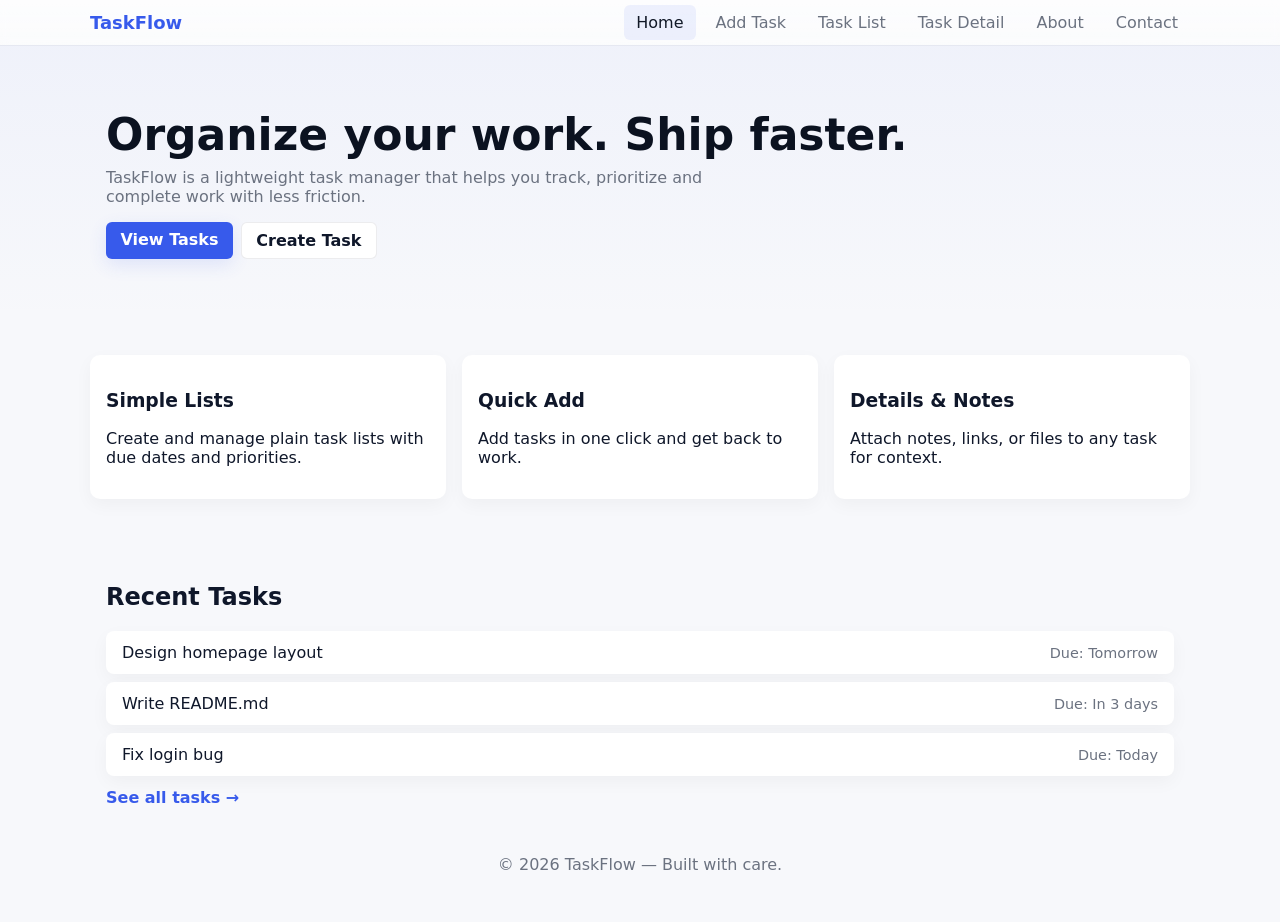
<file: index.html>
<!doctype html>
<html lang="en">

<head>
    <meta charset="utf-8" />
    <meta name="viewport" content="width=device-width,initial-scale=1" />
    <title>TaskFlow</title>
    <link rel="stylesheet" href="styles.css" />
</head>

<body>
    <header class="site-header">
        <nav class="navbar container">
            <a class="brand" href="index.html">TaskFlow</a>
            <ul class="nav">
                <li><a class="active" href="index.html">Home</a></li>
                <li><a href="add-task.html">Add Task</a></li>
                <li><a href="task-list.html">Task List</a></li>
                <li><a href="task-detail.html">Task Detail</a></li>
                <li><a href="about.html">About</a></li>
                <li><a href="contact.html">Contact</a></li>
            </ul>
        </nav>
    </header>

    <main>
        <section class="home-hero">
            <div class="container">
                <h1 class="home-title">Organize your work. Ship faster.</h1>
                <p class="home-lead">TaskFlow is a lightweight task manager that helps you track, prioritize and complete work with less friction.</p>
                <div class="home-cta">
                    <a class="btn primary" href="task-list.html">View Tasks</a>
                    <a class="btn" href="add-task.html">Create Task</a>
                </div>
            </div>
        </section>

        <section class="home-features">
            <div class="container features">
                <div class="feature">
                    <h3>Simple Lists</h3>
                    <p>Create and manage plain task lists with due dates and priorities.</p>
                </div>
                <div class="feature">
                    <h3>Quick Add</h3>
                    <p>Add tasks in one click and get back to work.</p>
                </div>
                <div class="feature">
                    <h3>Details & Notes</h3>
                    <p>Attach notes, links, or files to any task for context.</p>
                </div>
            </div>
        </section>

        <section class="home-preview">
            <div class="container">
                <h2>Recent Tasks</h2>
                <ul class="task-preview-list">
                    <li class="task-preview-item">Design homepage layout <span class="meta">Due: Tomorrow</span></li>
                    <li class="task-preview-item">Write README.md <span class="meta">Due: In 3 days</span></li>
                    <li class="task-preview-item">Fix login bug <span class="meta">Due: Today</span></li>
                </ul>
                <a class="view-all" href="task-list.html">See all tasks →</a>
            </div>
        </section>
    </main>

    <footer class="site-footer">
        <div class="container">
            <p>© <span id="year">2026</span> TaskFlow — Built with care.</p>
        </div>
    </footer>

    <script>
        document.getElementById('year').textContent = new Date().getFullYear();
    </script>
</body>

</html>
</file>
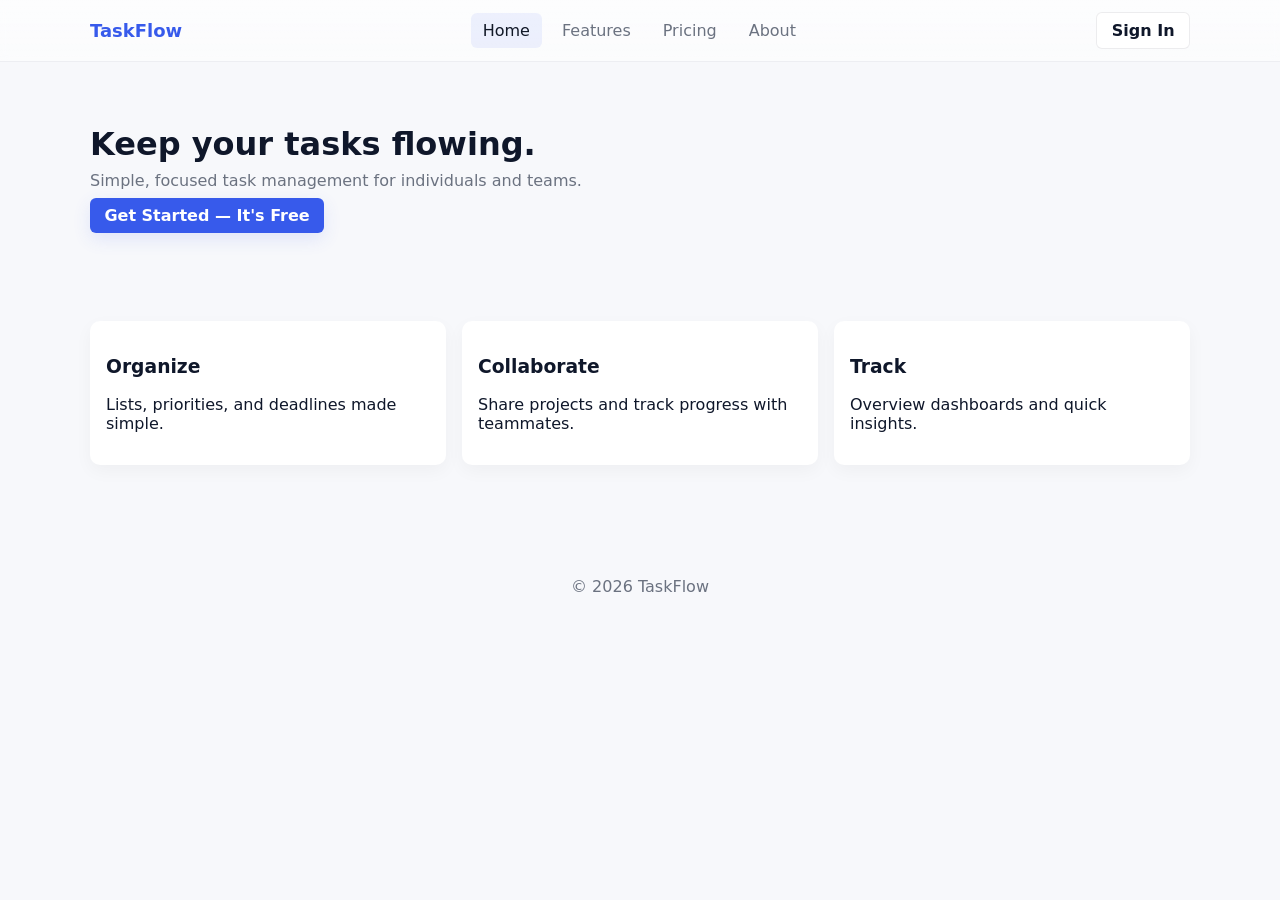
<file: src/index.html>
<!doctype html>
<html lang="en">

<head>
    <meta charset="utf-8" />
    <meta name="viewport" content="width=device-width,initial-scale=1" />
    <title>TaskFlow — Simple task management</title>
    <link rel="stylesheet" href="../styles.css" />
</head>

<body>
    <header class="site-header">
        <nav class="navbar container">
            <a class="brand" href="#">TaskFlow</a>
            <ul class="nav">
                <li><a href="#" class="active">Home</a></li>
                <li><a href="#features">Features</a></li>
                <li><a href="#pricing">Pricing</a></li>
                <li><a href="#about">About</a></li>
            </ul>
            <a class="btn" href="#">Sign In</a>
        </nav>
    </header>

    <main class="container hero">
        <h1>Keep your tasks flowing.</h1>
        <p>Simple, focused task management for individuals and teams.</p>
        <a class="btn primary" href="#">Get Started — It's Free</a>
    </main>

    <section id="features" class="features container">
        <div class="feature">
            <h3>Organize</h3>
            <p>Lists, priorities, and deadlines made simple.</p>
        </div>
        <div class="feature">
            <h3>Collaborate</h3>
            <p>Share projects and track progress with teammates.</p>
        </div>
        <div class="feature">
            <h3>Track</h3>
            <p>Overview dashboards and quick insights.</p>
        </div>
    </section>

    <footer class="site-footer">
        <div class="container">
            <p>&copy; 2026 TaskFlow</p>
        </div>
    </footer>
</body>

</html>
</file>
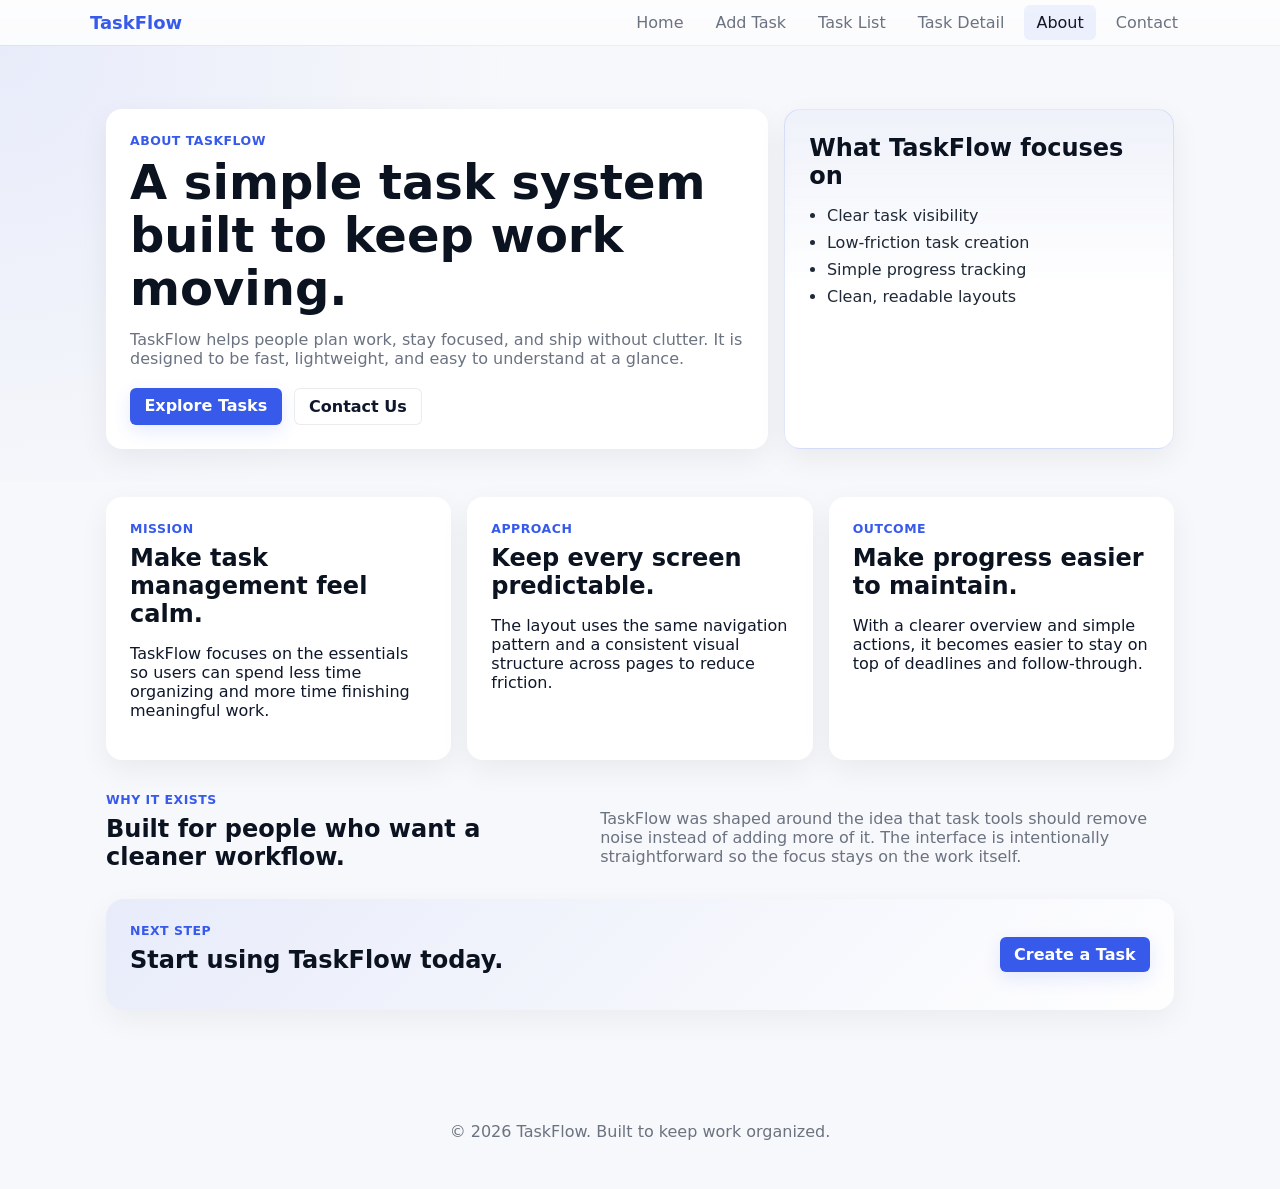
<file: about.html>
<!doctype html>
<html lang="en">

<head>
    <meta charset="utf-8" />
    <meta name="viewport" content="width=device-width,initial-scale=1" />
    <title>TaskFlow - About</title>
    <link rel="stylesheet" href="styles.css" />
</head>

<body id="about-page" class="page-about">
    <header class="site-header">
        <nav class="navbar container">
            <a class="brand" href="index.html">TaskFlow</a>
            <ul class="nav">
                <li><a href="index.html">Home</a></li>
                <li><a href="add-task.html">Add Task</a></li>
                <li><a href="task-list.html">Task List</a></li>
                <li><a href="task-detail.html">Task Detail</a></li>
                <li><a class="active" href="about.html">About</a></li>
                <li><a href="contact.html">Contact</a></li>
            </ul>
        </nav>
    </header>

    <main class="about-main">
        <section class="about-hero">
            <div class="container about-shell">
                <div class="about-copy">
                    <p class="about-kicker">About TaskFlow</p>
                    <h1 class="about-title">A simple task system built to keep work moving.</h1>
                    <p class="about-lead">TaskFlow helps people plan work, stay focused, and ship without clutter. It is
                        designed to be fast, lightweight, and easy to understand at a glance.</p>
                    <div class="about-actions">
                        <a class="btn primary" href="task-list.html">Explore Tasks</a>
                        <a class="btn" href="contact.html">Contact Us</a>
                    </div>
                </div>
                <aside class="about-card about-card--highlight" aria-label="TaskFlow highlights">
                    <h2 class="about-card-title">What TaskFlow focuses on</h2>
                    <ul class="about-list">
                        <li>Clear task visibility</li>
                        <li>Low-friction task creation</li>
                        <li>Simple progress tracking</li>
                        <li>Clean, readable layouts</li>
                    </ul>
                </aside>
            </div>
        </section>

        <section class="about-section">
            <div class="container about-grid">
                <article class="about-card">
                    <p class="about-section-label">Mission</p>
                    <h2>Make task management feel calm.</h2>
                    <p>TaskFlow focuses on the essentials so users can spend less time organizing and more time
                        finishing meaningful work.</p>
                </article>
                <article class="about-card">
                    <p class="about-section-label">Approach</p>
                    <h2>Keep every screen predictable.</h2>
                    <p>The layout uses the same navigation pattern and a consistent visual structure across pages to
                        reduce friction.</p>
                </article>
                <article class="about-card">
                    <p class="about-section-label">Outcome</p>
                    <h2>Make progress easier to maintain.</h2>
                    <p>With a clearer overview and simple actions, it becomes easier to stay on top of deadlines and
                        follow-through.</p>
                </article>
            </div>
        </section>

        <section class="about-section about-section--alt">
            <div class="container about-story">
                <div>
                    <p class="about-section-label">Why it exists</p>
                    <h2>Built for people who want a cleaner workflow.</h2>
                </div>
                <p class="about-story-text">TaskFlow was shaped around the idea that task tools should remove noise
                    instead of adding more of it. The interface is intentionally straightforward so the focus stays on
                    the work itself.</p>
            </div>
        </section>

        <section class="about-section">
            <div class="container">
                <div class="about-banner">
                    <div>
                        <p class="about-section-label">Next step</p>
                        <h2>Start using TaskFlow today.</h2>
                    </div>
                    <a class="btn primary" href="add-task.html">Create a Task</a>
                </div>
            </div>
        </section>
    </main>

    <footer class="site-footer about-footer">
        <div class="container">
            <p>© 2026 TaskFlow. Built to keep work organized.</p>
        </div>
    </footer>
</body>

</html>
</file>
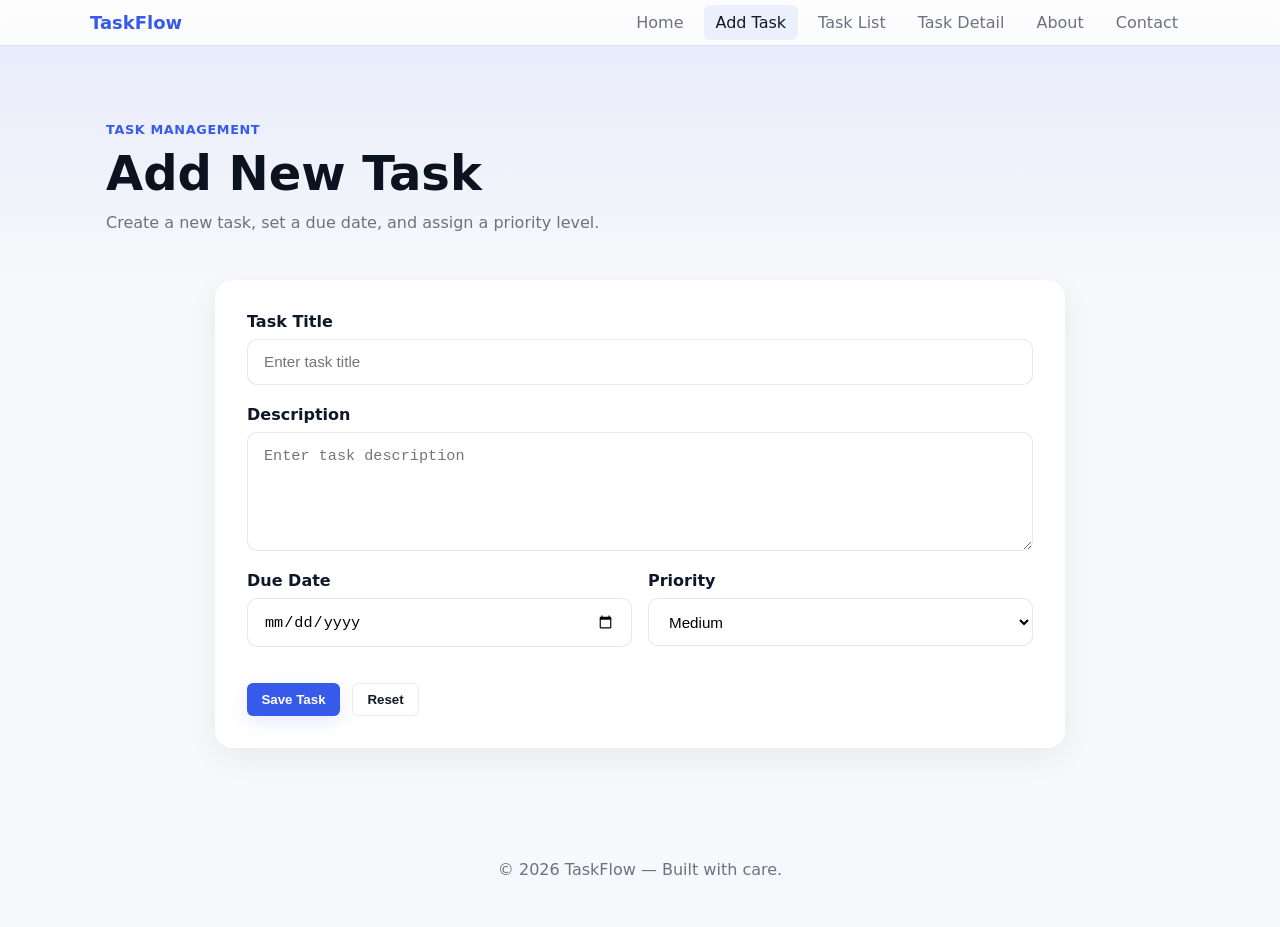
<file: add-task.html>
<!doctype html>
<html lang="en">

<head>
    <meta charset="utf-8" />
    <meta name="viewport" content="width=device-width, initial-scale=1" />
    <title>Add Task - TaskFlow</title>
    <link rel="stylesheet" href="styles.css" />
</head>

<body class="add-task-page">

    <header class="site-header">
        <nav class="navbar container">
            <a class="brand" href="index.html">TaskFlow</a>

            <ul class="nav">
                <li><a href="index.html">Home</a></li>
                <li><a class="active" href="add-task.html">Add Task</a></li>
                <li><a href="task-list.html">Task List</a></li>
                <li><a href="task-detail.html">Task Detail</a></li>
                <li><a href="about.html">About</a></li>
                <li><a href="contact.html">Contact</a></li>
            </ul>
        </nav>
    </header>

    <main>
        <section class="add-task-hero">
            <div class="container">
                <p class="page-label">Task Management</p>
                <h1>Add New Task</h1>
                <p class="page-description">
                    Create a new task, set a due date, and assign a priority level.
                </p>
            </div>
        </section>

        <section class="add-task-section">
            <div class="container">

                <form class="task-form">

                    <div class="form-group">
                        <label for="title">Task Title</label>
                        <input
                            type="text"
                            id="title"
                            name="title"
                            placeholder="Enter task title"
                            required>
                    </div>

                    <div class="form-group">
                        <label for="description">Description</label>
                        <textarea
                            id="description"
                            name="description"
                            rows="5"
                            placeholder="Enter task description"></textarea>
                    </div>

                    <div class="form-row">

                        <div class="form-group">
                            <label for="dueDate">Due Date</label>
                            <input
                                type="date"
                                id="dueDate"
                                name="dueDate"
                                required>
                        </div>

                        <div class="form-group">
                            <label for="priority">Priority</label>
                            <select id="priority" name="priority">
                                <option value="high">High</option>
                                <option value="medium" selected>Medium</option>
                                <option value="low">Low</option>
                            </select>
                        </div>

                    </div>

                    <div class="form-actions">
                        <button type="submit" class="btn primary">
                            Save Task
                        </button>

                        <button type="reset" class="btn">
                            Reset
                        </button>
                    </div>

                </form>

            </div>
        </section>
    </main>

    <footer class="site-footer">
        <div class="container">
            <p>© <span id="year">2026</span> TaskFlow — Built with care.</p>
        </div>
    </footer>

    <script>
        document.getElementById("year").textContent =
            new Date().getFullYear();
    </script>

</body>

</html>
</file>
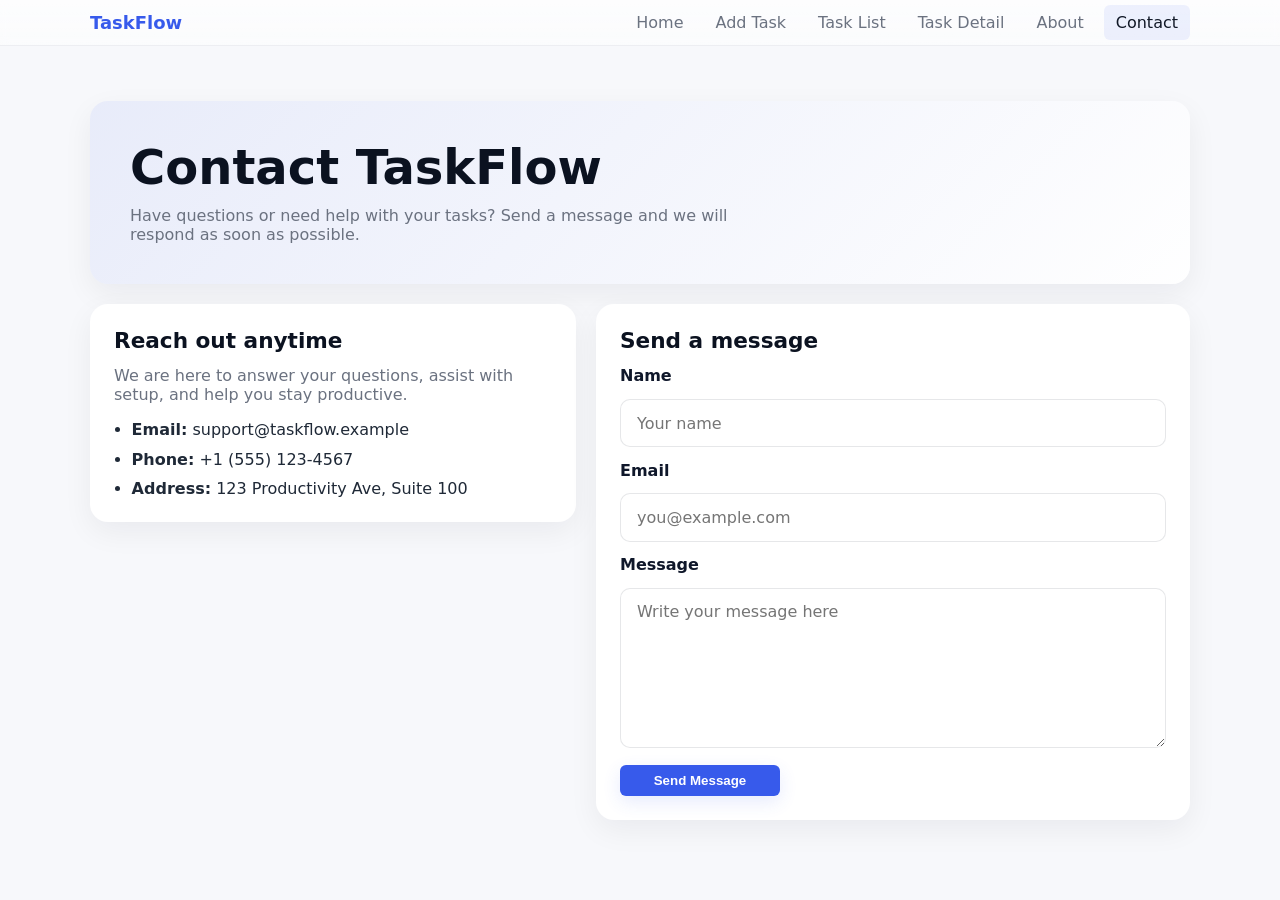
<file: contact.html>
<!doctype html>
<html lang="en">

<head>
    <meta charset="utf-8" />
    <meta name="viewport" content="width=device-width,initial-scale=1" />
    <title>TaskFlow - Contact</title>
    <link rel="stylesheet" href="styles.css" />
</head>

<body>
    <header class="site-header">
        <nav class="navbar container">
            <a class="brand" href="index.html">TaskFlow</a>
            <ul class="nav">
                <li><a href="index.html">Home</a></li>
                <li><a href="add-task.html">Add Task</a></li>
                <li><a href="task-list.html">Task List</a></li>
                <li><a href="task-detail.html">Task Detail</a></li>
                <li><a href="about.html">About</a></li>
                <li><a class="active" href="contact.html">Contact</a></li>
            </ul>
        </nav>
    </header>

    <main class="container contact-page">
        <section class="contact-hero">
            <h1>Contact TaskFlow</h1>
            <p>Have questions or need help with your tasks? Send a message and we will respond as soon as possible.</p>
        </section>

        <section class="contact-grid">
            <div class="contact-card">
                <h2>Reach out anytime</h2>
                <p>We are here to answer your questions, assist with setup, and help you stay productive.</p>
                <ul>
                    <li><strong>Email:</strong> support@taskflow.example</li>
                    <li><strong>Phone:</strong> +1 (555) 123-4567</li>
                    <li><strong>Address:</strong> 123 Productivity Ave, Suite 100</li>
                </ul>
            </div>

            <div class="contact-form">
                <h2>Send a message</h2>
                <form>
                    <label for="name">Name</label>
                    <input id="name" type="text" placeholder="Your name" required />

                    <label for="email">Email</label>
                    <input id="email" type="email" placeholder="you@example.com" required />

                    <label for="message">Message</label>
                    <textarea id="message" placeholder="Write your message here" required></textarea>

                    <div class="form-actions">
                        <button type="submit" class="btn primary">Send Message</button>
                    </div>
                </form>
            </div>
        </section>
    </main>
</body>

</html>
</file>
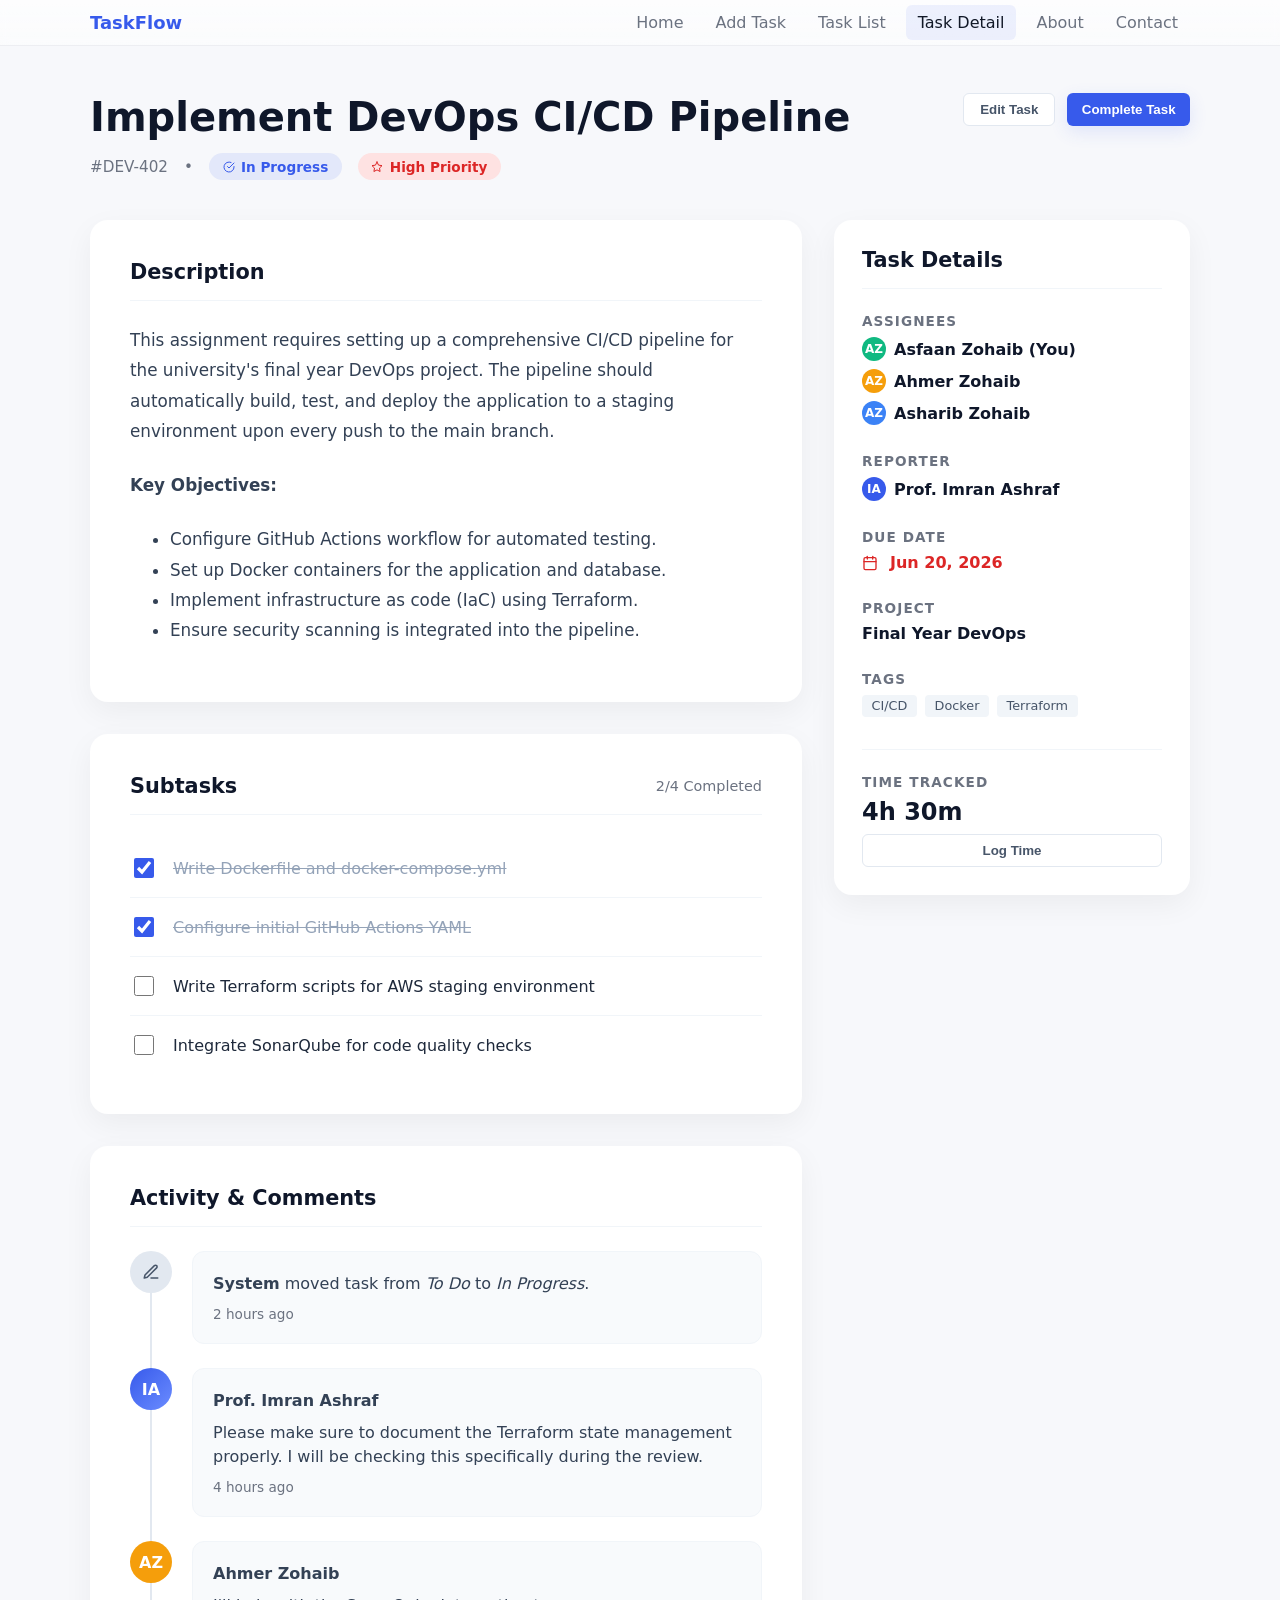
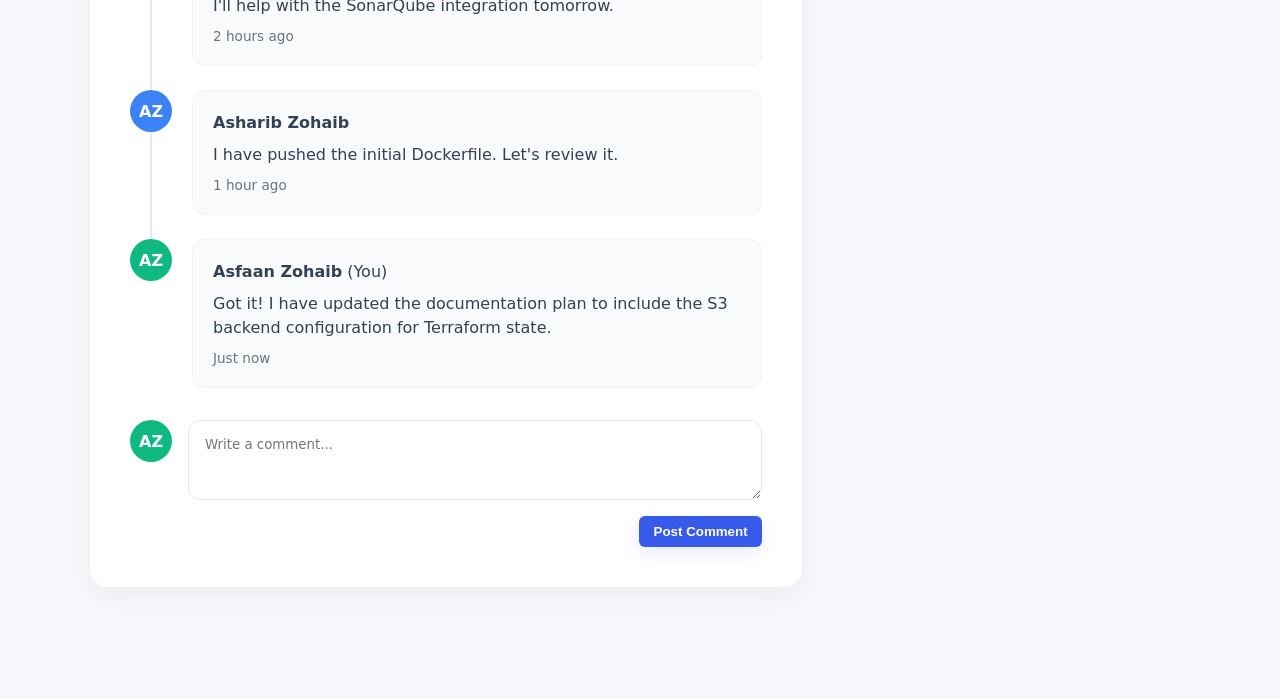
<file: task-detail.html>
<!doctype html>
<html lang="en">

<head>
    <meta charset="utf-8" />
    <meta name="viewport" content="width=device-width,initial-scale=1" />
    <title>TaskFlow - Task Detail</title>
    <link rel="stylesheet" href="styles.css" />
    <style>
        .task-detail-page {
            padding: 3rem 0 5rem;
        }

        .task-header {
            display: flex;
            justify-content: space-between;
            align-items: flex-start;
            margin-bottom: 2.5rem;
            animation: fadeIn 0.5s ease-out;
        }

        @keyframes fadeIn {
            from { opacity: 0; transform: translateY(10px); }
            to { opacity: 1; transform: translateY(0); }
        }

        .task-title-area h1 {
            font-size: 2.5rem;
            margin: 0 0 0.75rem;
            color: #0f172a;
            line-height: 1.2;
        }

        .task-meta-top {
            display: flex;
            gap: 1rem;
            align-items: center;
            color: var(--muted);
            font-size: 0.95rem;
        }

        .badge {
            padding: 0.35rem 0.85rem;
            border-radius: 9999px;
            font-size: 0.85rem;
            font-weight: 600;
            display: inline-flex;
            align-items: center;
            gap: 0.4rem;
        }

        .badge-status {
            background: rgba(55, 90, 235, 0.1);
            color: var(--accent);
        }

        .badge-priority {
            background: #fee2e2;
            color: #dc2626;
        }

        .actions {
            display: flex;
            gap: 0.75rem;
        }

        .btn-outline {
            background: white;
            border: 1px solid #e2e8f0;
            color: #475569;
            padding: 0.5rem 1rem;
            border-radius: 6px;
            cursor: pointer;
            font-weight: 600;
            transition: all 0.2s;
        }

        .btn-outline:hover {
            background: #f8fafc;
            border-color: #cbd5e1;
        }

        .task-grid {
            display: grid;
            grid-template-columns: 2fr 1fr;
            gap: 2rem;
            animation: fadeIn 0.6s ease-out;
        }

        .task-card {
            background: white;
            padding: 2.5rem;
            border-radius: 18px;
            box-shadow: 0 10px 30px rgba(14, 18, 26, 0.05);
            margin-bottom: 2rem;
            transition: transform 0.2s;
        }

        .task-card:hover {
            transform: translateY(-2px);
        }

        .task-card h2 {
            font-size: 1.3rem;
            margin-top: 0;
            margin-bottom: 1.5rem;
            border-bottom: 1px solid #f1f5f9;
            padding-bottom: 1rem;
            display: flex;
            align-items: center;
            justify-content: space-between;
        }

        .task-desc {
            line-height: 1.8;
            color: #334155;
            font-size: 1.05rem;
        }

        .task-desc p {
            margin-bottom: 1.5rem;
        }

        .task-sidebar .task-card {
            padding: 1.75rem;
        }

        .sidebar-item {
            margin-bottom: 1.75rem;
        }

        .sidebar-item:last-child {
            margin-bottom: 0;
        }

        .sidebar-item h3 {
            font-size: 0.85rem;
            text-transform: uppercase;
            letter-spacing: 0.08em;
            color: var(--muted);
            margin: 0 0 0.5rem;
        }

        .sidebar-item p {
            margin: 0;
            font-weight: 600;
            color: #0f172a;
            display: flex;
            align-items: center;
            gap: 0.5rem;
        }

        .avatar-small {
            width: 24px;
            height: 24px;
            border-radius: 50%;
            background: var(--accent);
            color: white;
            display: flex;
            align-items: center;
            justify-content: center;
            font-size: 0.75rem;
        }

        .subtasks {
            list-style: none;
            padding: 0;
            margin: 0;
        }

        .subtask-item {
            display: flex;
            align-items: center;
            gap: 1rem;
            padding: 1rem 0;
            border-bottom: 1px solid #f1f5f9;
            transition: background 0.2s;
        }

        .subtask-item:last-child {
            border-bottom: none;
        }

        .subtask-item:hover {
            background: #f8fafc;
            border-radius: 8px;
            padding-left: 0.5rem;
            padding-right: 0.5rem;
            margin-left: -0.5rem;
            margin-right: -0.5rem;
        }

        .subtask-item input[type="checkbox"] {
            width: 1.25rem;
            height: 1.25rem;
            accent-color: var(--accent);
            cursor: pointer;
        }

        .subtask-item span {
            color: #1e293b;
            font-weight: 500;
        }

        .subtask-item.completed span {
            text-decoration: line-through;
            color: #94a3b8;
        }

        .activity-feed {
            list-style: none;
            padding: 0;
            margin: 0;
        }

        .activity-item {
            display: flex;
            gap: 1.25rem;
            margin-bottom: 1.5rem;
            position: relative;
        }

        .activity-item::before {
            content: '';
            position: absolute;
            left: 20px;
            top: 40px;
            bottom: -1.5rem;
            width: 2px;
            background: #e2e8f0;
        }

        .activity-item:last-child::before {
            display: none;
        }

        .activity-avatar {
            width: 42px;
            height: 42px;
            border-radius: 50%;
            background: linear-gradient(135deg, var(--accent), #6b8cff);
            color: white;
            display: flex;
            align-items: center;
            justify-content: center;
            font-weight: bold;
            flex-shrink: 0;
            z-index: 1;
        }

        .activity-avatar.system {
            background: #e2e8f0;
            color: #475569;
        }

        .activity-content {
            background: #f8fafc;
            padding: 1.25rem;
            border-radius: 12px;
            border: 1px solid #f1f5f9;
            flex: 1;
        }

        .activity-content p {
            margin: 0 0 0.5rem;
            color: #334155;
            line-height: 1.5;
        }

        .activity-time {
            font-size: 0.85rem;
            color: var(--muted);
        }

        .comment-box {
            display: flex;
            gap: 1rem;
            margin-top: 2rem;
        }

        .comment-box textarea {
            flex: 1;
            border: 1px solid #e2e8f0;
            border-radius: 12px;
            padding: 1rem;
            font-family: inherit;
            resize: vertical;
            min-height: 80px;
            transition: border-color 0.2s;
        }

        .comment-box textarea:focus {
            outline: none;
            border-color: var(--accent);
            box-shadow: 0 0 0 3px rgba(55, 90, 235, 0.1);
        }

        @media (max-width: 900px) {
            .task-grid {
                grid-template-columns: 1fr;
            }
            .task-header {
                flex-direction: column;
                gap: 1.5rem;
            }
        }
    </style>
</head>

<body>
    <header class="site-header">
        <nav class="navbar container">
            <a class="brand" href="index.html">TaskFlow</a>
            <ul class="nav">
                <li><a href="index.html">Home</a></li>
                <li><a href="add-task.html">Add Task</a></li>
                <li><a href="task-list.html">Task List</a></li>
                <li><a class="active" href="task-detail.html">Task Detail</a></li>
                <li><a href="about.html">About</a></li>
                <li><a href="contact.html">Contact</a></li>
            </ul>
        </nav>
    </header>

    <main class="container task-detail-page">
        <div class="task-header">
            <div class="task-title-area">
                <h1>Implement DevOps CI/CD Pipeline</h1>
                <div class="task-meta-top">
                    <span class="task-id">#DEV-402</span>
                    <span>•</span>
                    <span class="badge badge-status">
                        <svg width="12" height="12" viewBox="0 0 24 24" fill="none" stroke="currentColor" stroke-width="2" stroke-linecap="round" stroke-linejoin="round"><path d="M22 11.08V12a10 10 0 1 1-5.93-9.14"></path><polyline points="22 4 12 14.01 9 11.01"></polyline></svg>
                        In Progress
                    </span>
                    <span class="badge badge-priority">
                        <svg width="12" height="12" viewBox="0 0 24 24" fill="none" stroke="currentColor" stroke-width="2" stroke-linecap="round" stroke-linejoin="round"><polygon points="12 2 15.09 8.26 22 9.27 17 14.14 18.18 21.02 12 17.77 5.82 21.02 7 14.14 2 9.27 8.91 8.26 12 2"></polygon></svg>
                        High Priority
                    </span>
                </div>
            </div>
            <div class="actions">
                <button class="btn-outline">Edit Task</button>
                <button class="btn primary">Complete Task</button>
            </div>
        </div>

        <div class="task-grid">
            <div class="task-main">
                <div class="task-card">
                    <h2>Description</h2>
                    <div class="task-desc">
                        <p>This assignment requires setting up a comprehensive CI/CD pipeline for the university's final year DevOps project. The pipeline should automatically build, test, and deploy the application to a staging environment upon every push to the main branch.</p>
                        <p><strong>Key Objectives:</strong></p>
                        <ul>
                            <li>Configure GitHub Actions workflow for automated testing.</li>
                            <li>Set up Docker containers for the application and database.</li>
                            <li>Implement infrastructure as code (IaC) using Terraform.</li>
                            <li>Ensure security scanning is integrated into the pipeline.</li>
                        </ul>
                    </div>
                </div>

                <div class="task-card">
                    <h2>
                        Subtasks
                        <span style="font-size: 0.9rem; color: var(--muted); font-weight: normal;">2/4 Completed</span>
                    </h2>
                    <ul class="subtasks">
                        <li class="subtask-item completed">
                            <input type="checkbox" checked>
                            <span>Write Dockerfile and docker-compose.yml</span>
                        </li>
                        <li class="subtask-item completed">
                            <input type="checkbox" checked>
                            <span>Configure initial GitHub Actions YAML</span>
                        </li>
                        <li class="subtask-item">
                            <input type="checkbox">
                            <span>Write Terraform scripts for AWS staging environment</span>
                        </li>
                        <li class="subtask-item">
                            <input type="checkbox">
                            <span>Integrate SonarQube for code quality checks</span>
                        </li>
                    </ul>
                </div>

                <div class="task-card">
                    <h2>Activity & Comments</h2>
                    <ul class="activity-feed">
                        <li class="activity-item">
                            <div class="activity-avatar system">
                                <svg width="18" height="18" viewBox="0 0 24 24" fill="none" stroke="currentColor" stroke-width="2" stroke-linecap="round" stroke-linejoin="round"><path d="M12 20h9"></path><path d="M16.5 3.5a2.121 2.121 0 0 1 3 3L7 19l-4 1 1-4L16.5 3.5z"></path></svg>
                            </div>
                            <div class="activity-content">
                                <p><strong>System</strong> moved task from <em>To Do</em> to <em>In Progress</em>.</p>
                                <span class="activity-time">2 hours ago</span>
                            </div>
                        </li>
                        <li class="activity-item">
                            <div class="activity-avatar">IA</div>
                            <div class="activity-content">
                                <p><strong>Prof. Imran Ashraf</strong></p>
                                <p>Please make sure to document the Terraform state management properly. I will be checking this specifically during the review.</p>
                                <span class="activity-time">4 hours ago</span>
                            </div>
                        </li>
                        <li class="activity-item">
                            <div class="activity-avatar" style="background: #f59e0b;">AZ</div>
                            <div class="activity-content">
                                <p><strong>Ahmer Zohaib</strong></p>
                                <p>I'll help with the SonarQube integration tomorrow.</p>
                                <span class="activity-time">2 hours ago</span>
                            </div>
                        </li>
                        <li class="activity-item">
                            <div class="activity-avatar" style="background: #3b82f6;">AZ</div>
                            <div class="activity-content">
                                <p><strong>Asharib Zohaib</strong></p>
                                <p>I have pushed the initial Dockerfile. Let's review it.</p>
                                <span class="activity-time">1 hour ago</span>
                            </div>
                        </li>
                        <li class="activity-item">
                            <div class="activity-avatar" style="background: #10b981;">AZ</div>
                            <div class="activity-content">
                                <p><strong>Asfaan Zohaib</strong> (You)</p>
                                <p>Got it! I have updated the documentation plan to include the S3 backend configuration for Terraform state.</p>
                                <span class="activity-time">Just now</span>
                            </div>
                        </li>
                    </ul>

                    <div class="comment-box">
                        <div class="activity-avatar" style="background: #10b981;">AZ</div>
                        <textarea placeholder="Write a comment..."></textarea>
                    </div>
                    <div style="text-align: right; margin-top: 1rem;">
                        <button class="btn primary">Post Comment</button>
                    </div>
                </div>
            </div>

            <div class="task-sidebar">
                <div class="task-card">
                    <h2>Task Details</h2>
                    <div class="sidebar-item">
                        <h3>Assignees</h3>
                        <p style="margin-bottom: 0.5rem;">
                            <span class="avatar-small" style="background: #10b981;">AZ</span>
                            Asfaan Zohaib (You)
                        </p>
                        <p style="margin-bottom: 0.5rem;">
                            <span class="avatar-small" style="background: #f59e0b;">AZ</span>
                            Ahmer Zohaib
                        </p>
                        <p>
                            <span class="avatar-small" style="background: #3b82f6;">AZ</span>
                            Asharib Zohaib
                        </p>
                    </div>
                    <div class="sidebar-item">
                        <h3>Reporter</h3>
                        <p>
                            <span class="avatar-small">IA</span>
                            Prof. Imran Ashraf
                        </p>
                    </div>
                    <div class="sidebar-item">
                        <h3>Due Date</h3>
                        <p style="color: #dc2626;">
                            <svg width="16" height="16" viewBox="0 0 24 24" fill="none" stroke="currentColor" stroke-width="2" stroke-linecap="round" stroke-linejoin="round" style="margin-right: 4px;"><rect x="3" y="4" width="18" height="18" rx="2" ry="2"></rect><line x1="16" y1="2" x2="16" y2="6"></line><line x1="8" y1="2" x2="8" y2="6"></line><line x1="3" y1="10" x2="21" y2="10"></line></svg>
                            Jun 20, 2026
                        </p>
                    </div>
                    <div class="sidebar-item">
                        <h3>Project</h3>
                        <p>Final Year DevOps</p>
                    </div>
                    <div class="sidebar-item">
                        <h3>Tags</h3>
                        <div style="display: flex; gap: 0.5rem; flex-wrap: wrap; margin-top: 0.5rem;">
                            <span style="background: #f1f5f9; color: #475569; padding: 0.2rem 0.6rem; border-radius: 4px; font-size: 0.8rem; font-weight: 500;">CI/CD</span>
                            <span style="background: #f1f5f9; color: #475569; padding: 0.2rem 0.6rem; border-radius: 4px; font-size: 0.8rem; font-weight: 500;">Docker</span>
                            <span style="background: #f1f5f9; color: #475569; padding: 0.2rem 0.6rem; border-radius: 4px; font-size: 0.8rem; font-weight: 500;">Terraform</span>
                        </div>
                    </div>
                    <div class="sidebar-item" style="margin-top: 2rem; border-top: 1px solid #f1f5f9; padding-top: 1.5rem;">
                        <h3>Time Tracked</h3>
                        <p style="font-size: 1.5rem;">4h 30m</p>
                        <button class="btn-outline" style="width: 100%; margin-top: 0.5rem;">Log Time</button>
                    </div>
                </div>
            </div>
        </div>
    </main>
</body>

</html>
</file>
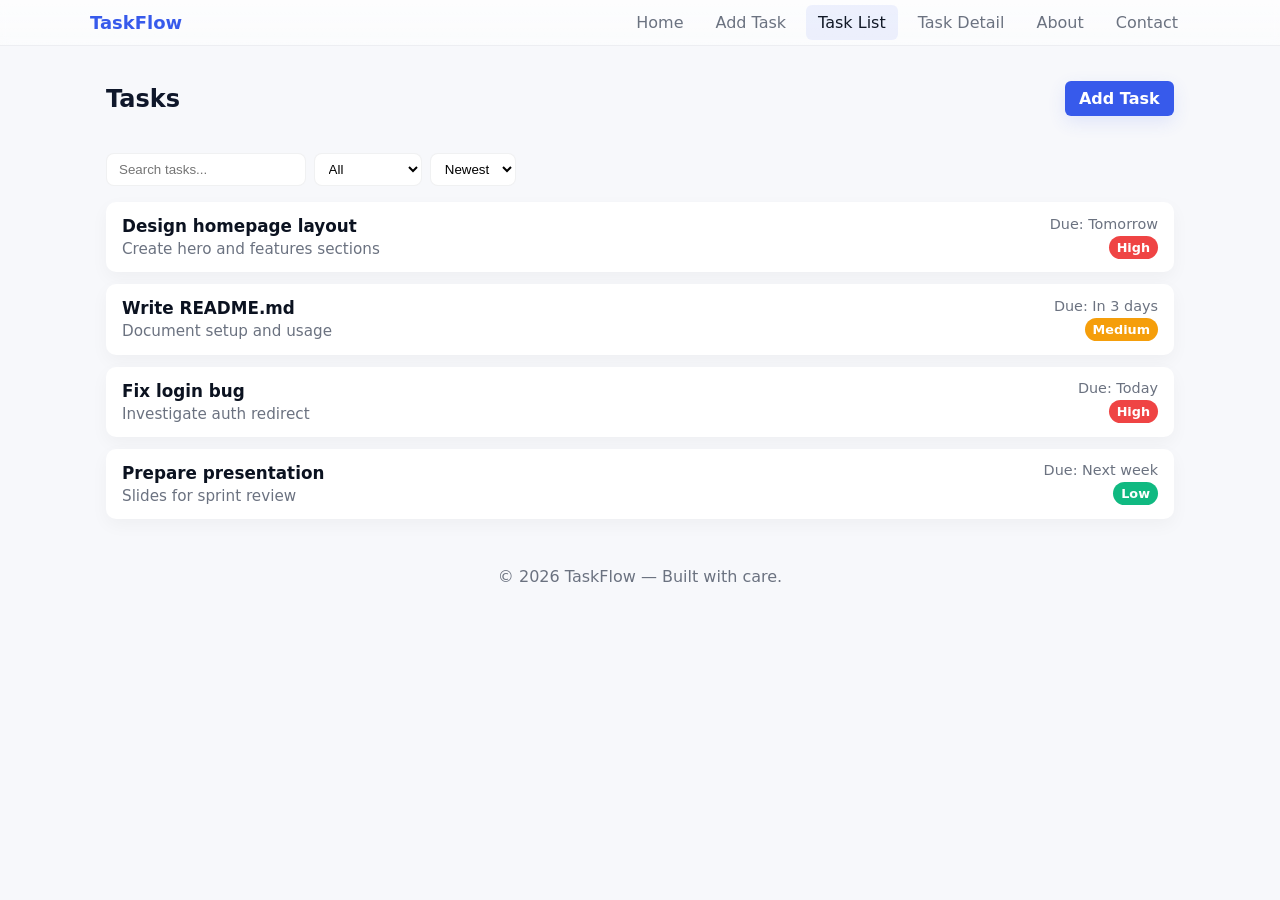
<file: task-list.html>
<!doctype html>
<html lang="en">

    <head>
        <meta charset="utf-8" />
        <meta name="viewport" content="width=device-width,initial-scale=1" />
        <title>TaskFlow - Task List</title>
        <link rel="stylesheet" href="styles.css" />
    </head>

    <body>
        <header class="site-header">
            <nav class="navbar container">
                <a class="brand" href="index.html">TaskFlow</a>
                <ul class="nav">
                    <li><a href="index.html">Home</a></li>
                    <li><a href="add-task.html">Add Task</a></li>
                    <li><a class="active" href="task-list.html">Task
                            List</a></li>
                    <li><a href="task-detail.html">Task Detail</a></li>
                    <li><a href="about.html">About</a></li>
                    <li><a href="contact.html">Contact</a></li>
                </ul>
            </nav>
        </header>

        <main>
            <section class="container task-list-page">
                <div class="task-list-header">
                    <h1>Tasks</h1>
                    <div class="task-actions">
                        <a class="btn primary" href="add-task.html">Add Task</a>
                    </div>
                </div>

                <div class="task-controls">
                    <input id="search" type="search"
                        placeholder="Search tasks..." />
                    <select id="filter">
                        <option value="all">All</option>
                        <option value="todo">To do</option>
                        <option value="in-progress">In progress</option>
                        <option value="done">Done</option>
                    </select>
                    <select id="sort">
                        <option value="newest">Newest</option>
                        <option value="oldest">Oldest</option>
                        <option value="priority">Priority</option>
                    </select>
                </div>

                <ul id="tasks" class="task-list">
                    <!-- Sample tasks will be rendered here -->
                </ul>

                <template id="task-template">
                    <li class="task-item">
                        <a class="task-link" href="task-detail.html?id={id}">
                            <div class="task-main">
                                <h3 class="task-title">{title}</h3>
                                <p class="task-note">{notes}</p>
                            </div>
                            <div class="task-meta">
                                <span class="due">Due: {due}</span>
                                <span
                                    class="priority {priorityClass}">{priority}</span>
                            </div>
                        </a>
                    </li>
                </template>
            </section>

            <footer class="site-footer">
                <div class="container">
                    <p>© <span id="year">2026</span> TaskFlow — Built with
                        care.</p>
                </div>
            </footer>

            <script>
            // Update footer year
            document.getElementById('year').textContent = new Date().getFullYear();

            // Sample data (derived from project README and site examples)
            const sampleTasks = [
                { id: 1, title: 'Design homepage layout', notes: 'Create hero and features sections', due: 'Tomorrow', priority: 'High', status: 'in-progress' },
                { id: 2, title: 'Write README.md', notes: 'Document setup and usage', due: 'In 3 days', priority: 'Medium', status: 'todo' },
                { id: 3, title: 'Fix login bug', notes: 'Investigate auth redirect', due: 'Today', priority: 'High', status: 'todo' },
                { id: 4, title: 'Prepare presentation', notes: 'Slides for sprint review', due: 'Next week', priority: 'Low', status: 'done' }
            ];

            const tasksEl = document.getElementById('tasks');
            const template = document.getElementById('task-template').innerHTML;

            function render(list) {
                tasksEl.innerHTML = '';
                list.forEach(t => {
                    const priorityClass = t.priority.toLowerCase();
                    const html = template
                        .replace('{id}', t.id)
                        .replace('{title}', t.title)
                        .replace('{notes}', t.notes)
                        .replace('{due}', t.due)
                        .replace('{priority}', t.priority)
                        .replace('{priorityClass}', priorityClass);
                    tasksEl.insertAdjacentHTML('beforeend', html);
                });
            }

            // Filters
            const search = document.getElementById('search');
            const filter = document.getElementById('filter');
            const sort = document.getElementById('sort');

            function applyControls() {
                let list = sampleTasks.slice();
                const q = search.value.trim().toLowerCase();
                if (q) list = list.filter(t => (t.title + ' ' + t.notes).toLowerCase().includes(q));
                const f = filter.value;
                if (f !== 'all') list = list.filter(t => t.status === f);
                if (sort.value === 'newest') list = list.sort((a,b) => b.id - a.id);
                if (sort.value === 'oldest') list = list.sort((a,b) => a.id - b.id);
                if (sort.value === 'priority') list = list.sort((a,b) => {
                    const order = { 'High': 0, 'Medium': 1, 'Low': 2 };
                    return order[a.priority] - order[b.priority];
                });
                render(list);
            }

            search.addEventListener('input', applyControls);
            filter.addEventListener('change', applyControls);
            sort.addEventListener('change', applyControls);

            // Initial render
            render(sampleTasks);
        </script>
        </main>
    </body>

</html>
</file>
<file: styles.css>
:root {
    --accent: #375aeb;
    --muted: #6b7280;
    --bg: #f7f8fb;
    --max-width: 1100px;
}

* {
    box-sizing: border-box;
}

body {
    font-family:
        Inter,
        system-ui,
        -apple-system,
        "Segoe UI",
        Roboto,
        "Helvetica Neue",
        Arial;
    margin: 0;
    color: #0f172a;
    background: var(--bg);
    -webkit-font-smoothing: antialiased;
    -moz-osx-font-smoothing: grayscale;
}

.container {
    max-width: var(--max-width);
    margin: 0 auto;
    padding: 0 1rem;
}

.navbar {
    display: flex;
    align-items: center;
    justify-content: space-between;
    gap: 1rem;
    padding: 0.75rem 0;
}

.brand {
    font-weight: 700;
    color: var(--accent);
    text-decoration: none;
    font-size: 1.125rem;
}

.nav {
    list-style: none;
    display: flex;
    gap: 0.5rem;
    margin: 0;
    padding: 0;
}

.nav a {
    color: var(--muted);
    text-decoration: none;
    padding: 0.5rem 0.75rem;
    border-radius: 6px;
    font-weight: 500;
}

.nav a:hover {
    color: #111827;
    background: rgba(55, 90, 235, 0.06);
}

.nav a.active {
    color: #111827;
    background: rgba(55, 90, 235, 0.08);
}

.btn {
    text-decoration: none;
    padding: 0.5rem 0.9rem;
    border-radius: 6px;
    border: 1px solid rgba(15, 23, 42, 0.08);
    background: white;
    color: #0f172a;
    font-weight: 600;
}

.btn.primary {
    background: var(--accent);
    color: white;
    border: none;
    box-shadow: 0 6px 18px rgba(55, 90, 235, 0.12);
}

.site-header {
    background: linear-gradient(180deg,
            rgba(255, 255, 255, 0.7),
            rgba(255, 255, 255, 0.5));
    backdrop-filter: blur(4px);
    position: sticky;
    top: 0;
    z-index: 10;
    box-shadow: 0 1px 0 rgba(15, 23, 42, 0.04);
}

.hero {
    padding: 4rem 0;
    text-align: left;
}

.hero h1 {
    font-size: 2rem;
    margin: 0 0 0.5rem;
}

.hero p {
    color: var(--muted);
    margin: 0 0 1rem;
}

.features {
    display: grid;
    grid-template-columns: repeat(auto-fit, minmax(200px, 1fr));
    gap: 1rem;
    padding: 2rem 0 4rem;
}

.feature {
    background: white;
    padding: 1rem;
    border-radius: 10px;
    box-shadow: 0 6px 18px rgba(14, 18, 26, 0.04);
}

.site-footer {
    padding: 2rem 0;
    text-align: center;
    color: var(--muted);
}

/* ----------------------------- */
/* Home page styles (namespaced) */
/* Keep these scoped to avoid mixing with existing rules */
/* ----------------------------- */

.home-hero {
    padding: 4rem 0;
    background: linear-gradient(180deg, rgba(55, 90, 235, 0.04), transparent);
}

.home-title {
    font-size: 2.25rem;
    margin: 0 0 0.5rem;
    color: #0b1220;
}

.home-lead {
    color: var(--muted);
    margin: 0 0 1rem;
    max-width: 60ch;
}

.home-cta {
    display: flex;
    gap: 0.5rem;
    margin-top: 1rem;
}

.home-features .feature {
    min-height: 110px;
}

.task-preview-list {
    list-style: none;
    padding: 0;
    margin: 1rem 0 0;
    display: grid;
    gap: 0.5rem;
}

.task-preview-item {
    background: white;
    padding: 0.75rem 1rem;
    border-radius: 8px;
    display: flex;
    justify-content: space-between;
    align-items: center;
    box-shadow: 0 6px 18px rgba(14, 18, 26, 0.04);
}

.task-preview-item .meta {
    color: var(--muted);
    font-size: 0.9rem;
}

.view-all {
    display: inline-block;
    margin-top: 0.75rem;
    color: var(--accent);
    text-decoration: none;
    font-weight: 600;
}

@media (min-width: 720px) {
    .home-title {
        font-size: 2.75rem;
    }

    .home-features .container {
        display: grid;
        grid-template-columns: repeat(3, 1fr);
        gap: 1rem;
    }
}

/* ------------------------------ */
/* About page styles (isolated)   */
/* All rules are scoped to #about-page */
/* ------------------------------ */

#about-page .about-main {
    padding-bottom: 3rem;
}

#about-page .about-hero {
    padding: 4rem 0 2rem;
    background: radial-gradient(circle at top left,
            rgba(55, 90, 235, 0.08),
            transparent 38%);
}

#about-page .about-shell {
    display: grid;
    gap: 1rem;
    align-items: stretch;
}

#about-page .about-copy {
    background: white;
    border-radius: 16px;
    padding: 1.5rem;
    box-shadow: 0 10px 30px rgba(14, 18, 26, 0.06);
}

#about-page .about-kicker,
#about-page .about-section-label {
    margin: 0 0 0.5rem;
    color: var(--accent);
    font-weight: 700;
    letter-spacing: 0.04em;
    text-transform: uppercase;
    font-size: 0.78rem;
}

#about-page .about-title {
    margin: 0;
    font-size: 2.2rem;
    line-height: 1.1;
    color: #0b1220;
}

#about-page .about-lead {
    margin: 1rem 0 0;
    color: var(--muted);
    max-width: 62ch;
}

#about-page .about-actions {
    display: flex;
    flex-wrap: wrap;
    gap: 0.75rem;
    margin-top: 1.25rem;
}

#about-page .about-card {
    background: white;
    border-radius: 16px;
    padding: 1.5rem;
    box-shadow: 0 10px 30px rgba(14, 18, 26, 0.06);
}

#about-page .about-card--highlight {
    border: 1px solid rgba(55, 90, 235, 0.14);
    background: linear-gradient(180deg, rgba(55, 90, 235, 0.04), white 55%);
}

#about-page .about-card-title,
#about-page .about-card h2,
#about-page .about-story h2,
#about-page .about-banner h2 {
    margin: 0 0 0.75rem;
    color: #0b1220;
}

#about-page .about-list {
    margin: 1rem 0 0;
    padding-left: 1.1rem;
    color: #1f2937;
}

#about-page .about-list li+li {
    margin-top: 0.5rem;
}

#about-page .about-grid {
    display: grid;
    gap: 1rem;
}

#about-page .about-section {
    padding: 1rem 0 0;
}

#about-page .about-section--alt {
    padding-top: 2rem;
}

#about-page .about-story {
    display: grid;
    gap: 1rem;
    align-items: start;
}

#about-page .about-story-text {
    margin: 0;
    color: var(--muted);
    max-width: 70ch;
}

#about-page .about-banner {
    display: flex;
    flex-wrap: wrap;
    gap: 1rem;
    justify-content: space-between;
    align-items: center;
    padding: 1.5rem;
    border-radius: 18px;
    background: linear-gradient(135deg,
            rgba(55, 90, 235, 0.08),
            rgba(255, 255, 255, 0.9));
    box-shadow: 0 10px 30px rgba(14, 18, 26, 0.05);
}

#about-page .about-footer {
    margin-top: 1rem;
}

@media (min-width: 720px) {
    #about-page .about-shell {
        grid-template-columns: minmax(0, 1.7fr) minmax(280px, 1fr);
    }

    #about-page .about-grid {
        grid-template-columns: repeat(3, minmax(0, 1fr));
    }

    #about-page .about-story {
        grid-template-columns: minmax(0, 1fr) minmax(0, 1.2fr);
        align-items: center;
    }

    #about-page .about-title {
        font-size: 3rem;
    }
}

/* ------------------------------ */
/* Task List page styles (scoped) */
/* Scoped under .task-list-page to avoid conflicts */
/* ------------------------------ */
.task-list-page .task-list-header {
    display: flex;
    align-items: center;
    justify-content: space-between;
    gap: 1rem;
    padding: 1.25rem 0;
}


.task-list-page .task-controls {
    display: flex;
    gap: 0.5rem;
    align-items: center;
    margin-bottom: 1rem;
    flex-wrap: wrap;
}

.task-list-page .task-controls input[type="search"] {
    padding: 0.5rem 0.75rem;
    border-radius: 8px;
    border: 1px solid rgba(15, 23, 42, 0.06);
    min-width: 200px;
    background: white;
}

.task-list-page .task-controls select {
    padding: 0.45rem 0.6rem;
    border-radius: 8px;
    border: 1px solid rgba(15, 23, 42, 0.06);
    background: white;
}

.task-list-page .task-list {
    list-style: none;
    padding: 0;
    margin: 0;
    display: grid;
    gap: 0.75rem;
}

.task-list-page .task-item {
    background: white;
    padding: 0.85rem 1rem;
    border-radius: 10px;
    box-shadow: 0 6px 18px rgba(14, 18, 26, 0.04);
}

.task-list-page .task-link {
    display: flex;
    align-items: center;
    justify-content: space-between;
    text-decoration: none;
    color: inherit;
    gap: 1rem;
}

.task-list-page .task-main {
    min-width: 0;
}

.task-list-page .task-title {
    margin: 0 0 0.25rem;
    font-size: 1.05rem;
    color: #0b1220;
}

.task-list-page .task-note {
    margin: 0;
    color: var(--muted);
    font-size: 0.95rem;
}

.task-list-page .task-meta {
    display: flex;
    flex-direction: column;
    align-items: flex-end;
    gap: 0.25rem;
    color: var(--muted);
    font-size: 0.9rem;
    white-space: nowrap;
}

.task-list-page .priority {
    padding: 0.25rem 0.5rem;
    border-radius: 999px;
    font-weight: 700;
    font-size: 0.8rem;
    color: white;
}

.task-list-page .priority.high {
    background: #ef4444;
}

.task-list-page .priority.medium {
    background: #f59e0b;
}

.task-list-page .priority.low {
    background: #10b981;
}

@media (min-width: 720px) {
    .task-list-page .task-meta {
        align-items: flex-end;
    }

    .task-list-page .task-controls {
        justify-content: flex-start;
    }
}

/* -------------------------------- */
/* Add Task Page Styles             */
/* -------------------------------- */

.add-task-page .add-task-hero {
    padding: 4rem 0 2rem;
    background: linear-gradient(180deg,
            rgba(55, 90, 235, 0.08),
            transparent);
}

.add-task-page .page-label {
    color: var(--accent);
    text-transform: uppercase;
    font-weight: 700;
    letter-spacing: 0.05em;
    margin-bottom: 0.5rem;
    font-size: 0.8rem;
}

.add-task-page h1 {
    margin: 0;
    font-size: 2.5rem;
    color: #0b1220;
}

.add-task-page .page-description {
    color: var(--muted);
    max-width: 600px;
    margin-top: 0.75rem;
}

.add-task-page .add-task-section {
    padding-bottom: 4rem;
}

.add-task-page .task-form {
    background: white;
    padding: 2rem;
    border-radius: 18px;
    box-shadow: 0 10px 30px rgba(14, 18, 26, 0.06);
    max-width: 850px;
    margin: 0 auto;
}

.add-task-page .form-group {
    display: flex;
    flex-direction: column;
    margin-bottom: 1.25rem;
}

.add-task-page label {
    font-weight: 600;
    margin-bottom: 0.5rem;
    color: #0f172a;
}

.add-task-page input,
.add-task-page textarea,
.add-task-page select {
    width: 100%;
    padding: 0.85rem 1rem;
    border: 1px solid rgba(15, 23, 42, 0.1);
    border-radius: 10px;
    background: #fff;
    font-size: 0.95rem;
    transition: all 0.2s ease;
}

.add-task-page input:focus,
.add-task-page textarea:focus,
.add-task-page select:focus {
    outline: none;
    border-color: var(--accent);
    box-shadow: 0 0 0 3px rgba(55, 90, 235, 0.15);
}

.add-task-page textarea {
    resize: vertical;
}

.add-task-page .form-row {
    display: grid;
    grid-template-columns: 1fr;
    gap: 1rem;
}

.add-task-page .form-actions {
    display: flex;
    gap: 0.75rem;
    margin-top: 1rem;
}

@media (min-width: 720px) {
    .add-task-page .form-row {
        grid-template-columns: 1fr 1fr;
    }

    .add-task-page h1 {
        font-size: 3rem;
    }
}

/* -------------------------------- */
/* Contact Page Styles              */
/* Scoped to .contact-page only     */
/* -------------------------------- */

.contact-page {
    padding: 3.5rem 0 4rem;
}

.contact-page .contact-hero {
    padding: 2rem;
    margin-bottom: 1.25rem;
    border-radius: 18px;
    background: linear-gradient(135deg,
            rgba(55, 90, 235, 0.08),
            rgba(255, 255, 255, 0.95));
    box-shadow: 0 10px 30px rgba(14, 18, 26, 0.06);
}

.contact-page .contact-hero h1 {
    margin: 0;
    font-size: 2.4rem;
    line-height: 1.1;
    color: #0b1220;
}

.contact-page .contact-hero p {
    margin: 0.75rem 0 0;
    max-width: 62ch;
    color: var(--muted);
}

.contact-page .contact-grid {
    display: grid;
    gap: 1rem;
    align-items: start;
}

.contact-page .contact-card,
.contact-page .contact-form {
    background: white;
    border-radius: 18px;
    padding: 1.5rem;
    box-shadow: 0 10px 30px rgba(14, 18, 26, 0.06);
}

.contact-page .contact-card h2,
.contact-page .contact-form h2 {
    margin: 0 0 0.85rem;
    color: #0b1220;
    font-size: 1.35rem;
}

.contact-page .contact-card p {
    margin: 0 0 1rem;
    color: var(--muted);
}

.contact-page .contact-card ul {
    margin: 0;
    padding-left: 1.1rem;
    color: #1f2937;
}

.contact-page .contact-card li+li {
    margin-top: 0.65rem;
}

.contact-page .contact-form form {
    display: grid;
    gap: 0.85rem;
}

.contact-page .contact-form label {
    font-weight: 600;
    color: #0f172a;
}

.contact-page .contact-form input,
.contact-page .contact-form textarea {
    width: 100%;
    border: 1px solid rgba(15, 23, 42, 0.1);
    border-radius: 10px;
    background: #fff;
    padding: 0.85rem 1rem;
    font: inherit;
    color: #0f172a;
    transition: border-color 0.2s ease, box-shadow 0.2s ease;
}

.contact-page .contact-form textarea {
    min-height: 160px;
    resize: vertical;
}

.contact-page .contact-form input:focus,
.contact-page .contact-form textarea:focus {
    outline: none;
    border-color: var(--accent);
    box-shadow: 0 0 0 3px rgba(55, 90, 235, 0.15);
}

.contact-page .form-actions {
    display: flex;
    justify-content: flex-start;
    margin-top: 0.25rem;
}

.contact-page .form-actions .btn.primary {
    min-width: 160px;
}

@media (min-width: 720px) {
    .contact-page .contact-hero {
        padding: 2.5rem;
    }

    .contact-page .contact-hero h1 {
        font-size: 3rem;
    }

    .contact-page .contact-grid {
        grid-template-columns: minmax(0, 0.9fr) minmax(0, 1.1fr);
        gap: 1.25rem;
    }
}
</file>
